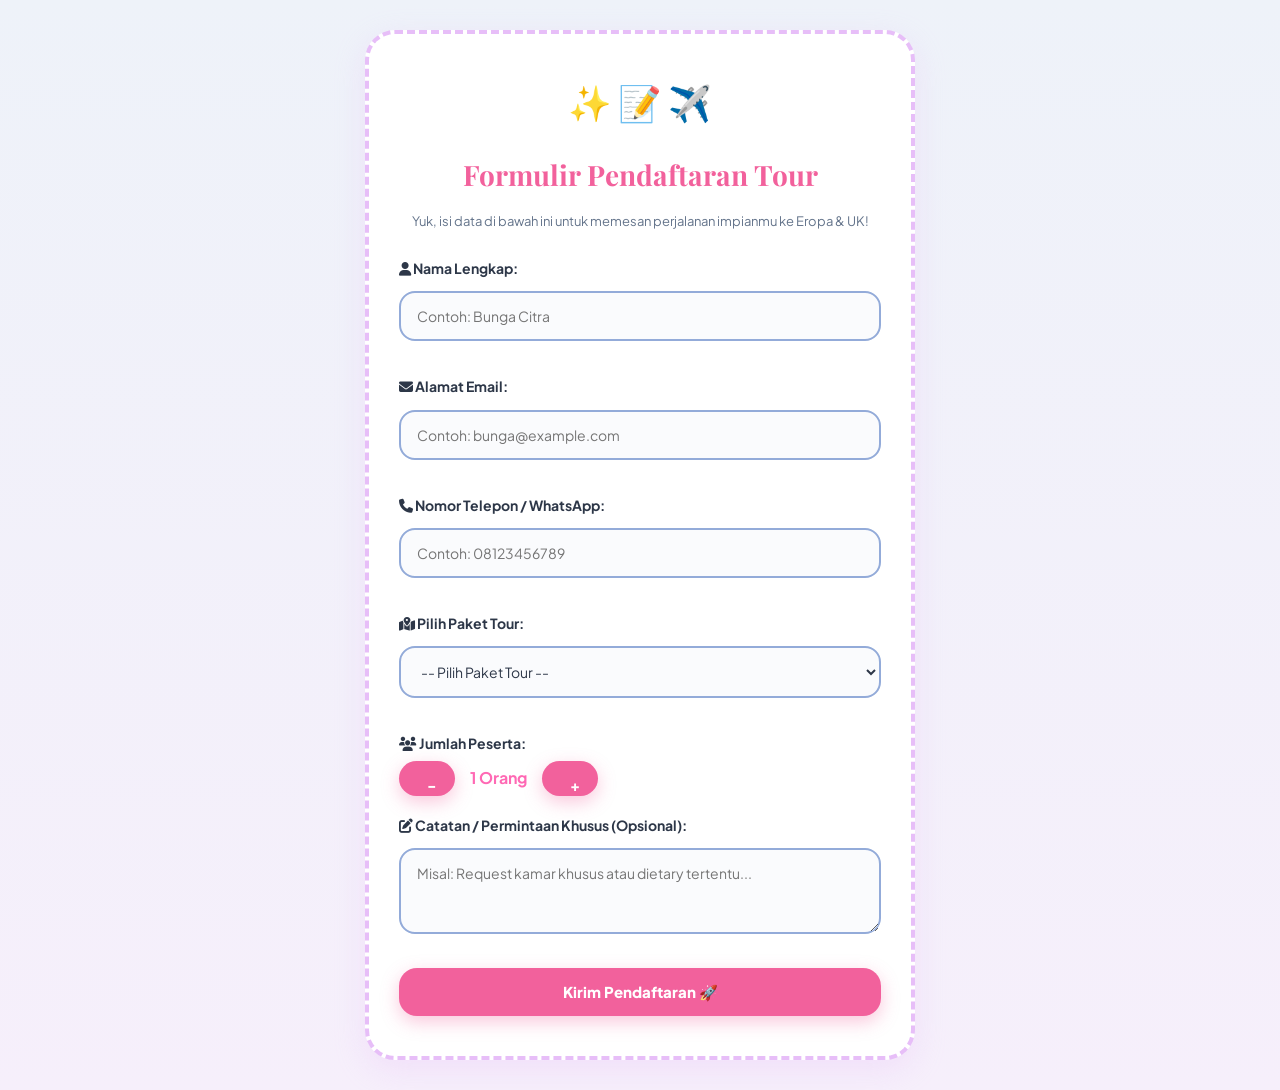
<file: Booking.html>
<!DOCTYPE html>
<html lang="id">
<head>
    <meta charset="UTF-8">
    <meta name="viewport" content="width=device-width, initial-scale=1.0">
    <title>Booking Tour - YOU'RE IN EUROPE</title>
    
    <link rel="stylesheet" href="style.css">
    <!-- FontAwesome untuk ikon interaktif -->
    <link rel="stylesheet" href="https://cdnjs.cloudflare.com/ajax/libs/font-awesome/6.4.0/css/all.min.css">
    
    <style>
        body {
            font-family: 'Comic Sans MS', cursive, sans-serif;
            background-color: #fff9fb;
            color: #4a5568;
            padding: 30px 15px;
            overflow-x: hidden;
            position: relative;
        }

        .form-container {
            max-width: 550px;
            margin: 0 auto;
            background: #ffffff;
            border: 3px dashed #ffb6c1;
            border-radius: 20px;
            padding: 30px;
            box-shadow: 0 8px 25px rgba(255, 182, 193, 0.3);
            position: relative;
            z-index: 10;
        }

        h2 {
            color: #ff69b4;
            text-align: center;
            margin-bottom: 5px;
        }

        .form-group {
            margin-bottom: 18px;
            display: flex;
            flex-direction: column;
        }

        .form-group label {
            font-weight: bold;
            font-size: 14px;
            color: #4a5568;
            margin-bottom: 6px;
        }

        .form-group input, 
        .form-group select, 
        .form-group textarea {
            padding: 10px 14px;
            border: 2px solid #ffccd5;
            border-radius: 12px;
            font-family: inherit;
            font-size: 14px;
            outline: none;
            transition: all 0.3s ease;
        }

        .form-group input:focus, 
        .form-group select:focus, 
        .form-group textarea:focus {
            border-color: #ff69b4;
            box-shadow: 0 0 8px rgba(255, 105, 180, 0.3);
        }

        /* --- KONTROL JUMLAH PESERTA INTERAKTIF --- */
        .counter-box {
            display: flex;
            align-items: center;
            gap: 15px;
        }

        .counter-btn {
            background: #ffb6c1;
            color: white;
            border: none;
            width: 35px;
            height: 35px;
            border-radius: 50%;
            font-size: 18px;
            font-weight: bold;
            cursor: pointer;
            transition: 0.2s;
        }

        .counter-btn:hover {
            background: #ff69b4;
            transform: scale(1.1);
        }

        .counter-value {
            font-weight: bold;
            font-size: 16px;
            color: #ff69b4;
        }

        /* --- RINGKASAN HARGA INTERAKTIF --- */
        .summary-card {
            background: #fff0f5;
            border: 2px dashed #ffb6c1;
            border-radius: 15px;
            padding: 15px;
            margin-bottom: 20px;
            display: none;
            animation: fadeIn 0.4s ease-in-out;
        }

        .summary-card h4 {
            color: #ff69b4;
            margin-bottom: 8px;
            font-size: 15px;
        }

        .summary-row {
            display: flex;
            justify-content: space-between;
            font-size: 13px;
            margin-bottom: 5px;
        }

        .summary-total {
            border-top: 1px dashed #ffb6c1;
            padding-top: 8px;
            margin-top: 8px;
            font-weight: bold;
            color: #d97706;
            font-size: 15px;
        }

        .btn-submit {
            width: 100%;
            padding: 12px;
            background-color: #ff69b4;
            color: white;
            border: none;
            border-radius: 25px;
            font-size: 16px;
            font-weight: bold;
            font-family: inherit;
            cursor: pointer;
            box-shadow: 0 4px 12px rgba(255, 105, 180, 0.3);
            transition: all 0.3s ease;
        }

        .btn-submit:hover {
            background-color: #ff1493;
            transform: translateY(-2px);
        }

        /* --- MODAL CONFIRMATION POPUP --- */
        .modal-bg {
            display: none;
            position: fixed;
            top: 0; left: 0;
            width: 100%; height: 100%;
            background: rgba(0,0,0,0.4);
            z-index: 1000;
            justify-content: center;
            align-items: center;
        }

        .modal-content {
            background: #ffffff;
            border: 4px dashed #ffb6c1;
            border-radius: 20px;
            padding: 25px;
            max-width: 450px;
            width: 90%;
            text-align: center;
            box-shadow: 0 10px 30px rgba(0,0,0,0.2);
            animation: popUp 0.3s ease;
        }

        .modal-content h3 {
            color: #ff69b4;
            margin-bottom: 10px;
        }

        .modal-details {
            text-align: left;
            background: #fff9fb;
            padding: 12px 18px;
            border-radius: 12px;
            font-size: 13px;
            margin: 15px 0;
            line-height: 1.6;
        }

        .btn-close {
            background: #87ceeb;
            color: white;
            border: none;
            padding: 8px 20px;
            border-radius: 15px;
            font-weight: bold;
            cursor: pointer;
            transition: 0.2s;
        }

        .btn-close:hover {
            background: #ff69b4;
        }

        /* --- EFEK KONFETI LUCU & MERIAH (TAMPILAN LOKAL) --- */
        .falling-confetti {
            position: fixed;
            top: -20px;
            z-index: 9999;
            pointer-events: none;
            border-radius: 40%;
            animation: fallAnimation linear forwards;
        }

        @keyframes fallAnimation {
            0% {
                transform: translateY(0) rotate(0deg) scale(1);
                opacity: 1;
            }
            50% {
                transform: translateY(50vh) rotate(360deg) scale(1.2);
                opacity: 0.9;
            }
            100% {
                transform: translateY(105vh) rotate(720deg) scale(0.8);
                opacity: 0.1;
            }
        }

        @keyframes fadeIn {
            from { opacity: 0; transform: translateY(-5px); }
            to { opacity: 1; transform: translateY(0); }
        }

        @keyframes popUp {
            from { transform: scale(0.8); opacity: 0; }
            to { transform: scale(1); opacity: 1; }
        }
    </style>
</head>
<body>

    <div class="form-container">
        <div style="font-size: 35px; text-align: center; margin-bottom: 10px;">✨ 📝 ✈️</div>
        <h2>Formulir Pendaftaran Tour</h2>
        <p style="text-align: center; font-size: 13px; color: #64748b; margin-bottom: 25px;">
            Yuk, isi data di bawah ini untuk memesan perjalanan impianmu ke Eropa & UK!
        </p>

        <form id="bookingForm">
            <div class="form-group">
                <label for="nama"><i class="fas fa-user"></i> Nama Lengkap:</label>
                <input type="text" id="nama" name="nama" placeholder="Contoh: Bunga Citra" required>
            </div>

            <div class="form-group">
                <label for="email"><i class="fas fa-envelope"></i> Alamat Email:</label>
                <input type="email" id="email" name="email" placeholder="Contoh: bunga@example.com" required>
            </div>

            <div class="form-group">
                <label for="telepon"><i class="fas fa-phone"></i> Nomor Telepon / WhatsApp:</label>
                <input type="tel" id="telepon" name="telepon" placeholder="Contoh: 08123456789" required>
            </div>

            <div class="form-group">
                <label for="paket"><i class="fas fa-map-marked-alt"></i> Pilih Paket Tour:</label>
                <select id="paket" name="paket" required>
                    <option value="" disabled selected>-- Pilih Paket Tour --</option>
                    <option value="golden" data-harga="62.5">👑 Golden Root Imperial Heritage (15H) - Rp 62,5 Jt</option>
                    <option value="uk" data-harga="34.5">🇬🇧 UK Royal & Classic Highlights (9H) - Rp 34,5 Jt</option>
                    <option value="spring" data-harga="48.5">🌸 Spring Bloom & Keukenhof (12H) - Rp 48,5 Jt</option>
                    <option value="summer" data-harga="56.0">☀️ Summer UK & Riviera Coast (14H) - Rp 56,0 Jt</option>
                    <option value="autumn" data-harga="51.0">🍁 Autumn Trail & Central Europe (13H) - Rp 51,0 Jt</option>
                    <option value="winter" data-harga="59.5">❄️ Winter Festive & Alpine Snow (14H) - Rp 59,5 Jt</option>
                </select>
            </div>

            <!-- JUMLAH PESERTA (COUNTER INTERAKTIF) -->
            <div class="form-group">
                <label><i class="fas fa-users"></i> Jumlah Peserta:</label>
                <div class="counter-box">
                    <button type="button" class="counter-btn" id="btnMin">-</button>
                    <span class="counter-value" id="pesertaVal">1 Orang</span>
                    <button type="button" class="counter-btn" id="btnPlus">+</button>
                </div>
            </div>

            <!-- KARTU RINGKASAN OTOMATIS -->
            <div class="summary-card" id="summaryCard">
                <h4><i class="fas fa-receipt"></i> Ringkasan Estimasi Pesanan</h4>
                <div class="summary-row">
                    <span>Paket:</span>
                    <strong id="sumPaket">-</strong>
                </div>
                <div class="summary-row">
                    <span>Harga / Orang:</span>
                    <span id="sumHarga">Rp 0 Jt</span>
                </div>
                <div class="summary-row">
                    <span>Jumlah Peserta:</span>
                    <span id="sumPeserta">1 Orang</span>
                </div>
                <div class="summary-row summary-total">
                    <span>Total Estimasi:</span>
                    <span id="sumTotal">Rp 0 Jt</span>
                </div>
            </div>

            <div class="form-group">
                <label for="catatan"><i class="fas fa-edit"></i> Catatan / Permintaan Khusus (Opsional):</label>
                <textarea id="catatan" name="catatan" rows="3" placeholder="Misal: Request kamar khusus atau dietary tertentu..."></textarea>
            </div>

            <button type="submit" class="btn-submit">Kirim Pendaftaran 🚀</button>
        </form>
    </div>

    <!-- MODAL POPUP KONFIRMASI (INTERAKTIF) -->
    <div class="modal-bg" id="modalConfirm">
        <div class="modal-content">
            <div style="font-size: 40px; margin-bottom: 5px;">🎉</div>
            <h3>Pendaftaran Berhasil!</h3>
            <p style="font-size: 13px; color: #64748b;">Terima kasih telah mendaftar. Berikut ringkasan datamu:</p>
            
            <div class="modal-details" id="modalText">
                <!-- Isian detail dimasukkan lewat JavaScript -->
            </div>

            <p style="font-size: 12px; color: #ff69b4; margin-bottom: 15px;">Tim <b>You're in Europe</b> akan segera menghubungi nomor WhatsApp kamu! 🌸</p>
            <button class="btn-close" onclick="tutupModal()">Selesai & Tutup</button>
        </div>
    </div>

    <!-- JAVASCRIPT INTERAKTIF & EFEK KONFETI LUCU MERIAH -->
    <script>
        let jumlahPeserta = 1;
        let hargaSatuan = 0;

        const paketSelect = document.getElementById('paket');
        const summaryCard = document.getElementById('summaryCard');
        const sumPaket = document.getElementById('sumPaket');
        const sumHarga = document.getElementById('sumHarga');
        const sumPeserta = document.getElementById('sumPeserta');
        const sumTotal = document.getElementById('sumTotal');

        const btnMin = document.getElementById('btnMin');
        const btnPlus = document.getElementById('btnPlus');
        const pesertaVal = document.getElementById('pesertaVal');

        // Fungsi Hitung Total Harga
        function updateKalkulasi() {
            const selectedOption = paketSelect.options[paketSelect.selectedIndex];
            
            if (selectedOption.value) {
                hargaSatuan = parseFloat(selectedOption.getAttribute('data-harga'));
                const namaPaket = selectedOption.text.split('-')[0].trim();
                const total = (hargaSatuan * jumlahPeserta).toFixed(1);

                sumPaket.textContent = namaPaket;
                sumHarga.textContent = `Rp ${hargaSatuan.toFixed(1)} Jt`;
                sumPeserta.textContent = `${jumlahPeserta} Orang`;
                sumTotal.textContent = `Rp ${total} Jt`;

                summaryCard.style.display = 'block';
            }
        }

        // Event Pilihan Paket
        paketSelect.addEventListener('change', updateKalkulasi);

        // Event Tombol Plus & Minus Peserta
        btnPlus.addEventListener('click', () => {
            jumlahPeserta++;
            pesertaVal.textContent = `${jumlahPeserta} Orang`;
            updateKalkulasi();
        });

        btnMin.addEventListener('click', () => {
            if (jumlahPeserta > 1) {
                jumlahPeserta--;
                pesertaVal.textContent = `${jumlahPeserta} Orang`;
                updateKalkulasi();
            }
        });

        // EFEK KONFETI LUCU, WARNA-WARNI PASTEL, DAN SANGAT MERIAH
        function triggerMeriahConfetti() {
            // Palet warna-warni lucu/pastel (Pink muda, Magenta, Kuning hangat, Ungu muda, Hijau mint, Biru cerah)
            const cutePalette = ['#ffb6c1', '#ff69b4', '#ffd1dc', '#fde68a', '#d8b4fe', '#a7f3d0', '#7dd3fc', '#f472b6'];
            const totalParticles = 120; // Jumlah dibuat lebih banyak supaya sangat meriah

            for (let i = 0; i < totalParticles; i++) {
                const confetti = document.createElement('div');
                confetti.classList.add('falling-confetti');
                
                // Variasi ukuran agar terlihat dinamis (kecil hingga agak besar)
                const size = Math.random() * 10 + 6;
                confetti.style.width = `${size}px`;
                confetti.style.height = `${size * 0.6}px`; // Bentuk menyerupai potongan pita kecil

                // Posisi awal horizontal acak di seluruh layar
                confetti.style.left = `${Math.random() * 100}vw`;

                // Warna acak yang lucu
                confetti.style.backgroundColor = cutePalette[Math.floor(Math.random() * cutePalette.length)];

                // Variasi kecepatan jatuh dan jeda kemunculan
                const duration = Math.random() * 2.5 + 1.5; // Durasi jatuh 1.5 - 4 detik
                const delay = Math.random() * 1.2; // Jeda acak
                confetti.style.animationDuration = `${duration}s`;
                confetti.style.animationDelay = `${delay}s`;

                document.body.appendChild(confetti);

                // Hapus elemen otomatis setelah animasi selesai agar memori tetap bersih
                setTimeout(() => {
                    confetti.remove();
                }, (duration + delay) * 1000);
            }
        }

        // Handle Submit Form dengan Modal Interaktif & Konfeti Meriah
        const bookingForm = document.getElementById('bookingForm');
        bookingForm.addEventListener('submit', function(event) {
            event.preventDefault();
            
            const nama = document.getElementById('nama').value;
            const telepon = document.getElementById('telepon').value;
            const paketNama = paketSelect.options[paketSelect.selectedIndex].text.split('-')[0].trim();
            const totalHarga = (hargaSatuan * jumlahPeserta).toFixed(1);

            // Masukkan data ke modal
            document.getElementById('modalText').innerHTML = `
                <b>Nama:</b> ${nama}<br>
                <b>WhatsApp:</b> ${telepon}<br>
                <b>Paket:</b> ${paketNama}<br>
                <b>Jumlah:</b> ${jumlahPeserta} Orang<br>
                <b>Total Estimasi:</b> <span style="color:#d97706; font-weight:bold;">Rp ${totalHarga} Jt</span>
            `;

            // Panggil efek konfeti meriah warna-warni lucu
            triggerMeriahConfetti();

            // Tampilkan Modal
            document.getElementById('modalConfirm').style.display = 'flex';
        });

        function tutupModal() {
            document.getElementById('modalConfirm').style.display = 'none';
            bookingForm.reset();
            summaryCard.style.display = 'none';
            jumlahPeserta = 1;
            pesertaVal.textContent = '1 Orang';
        }
    </script>
</body>
</html>
</file>
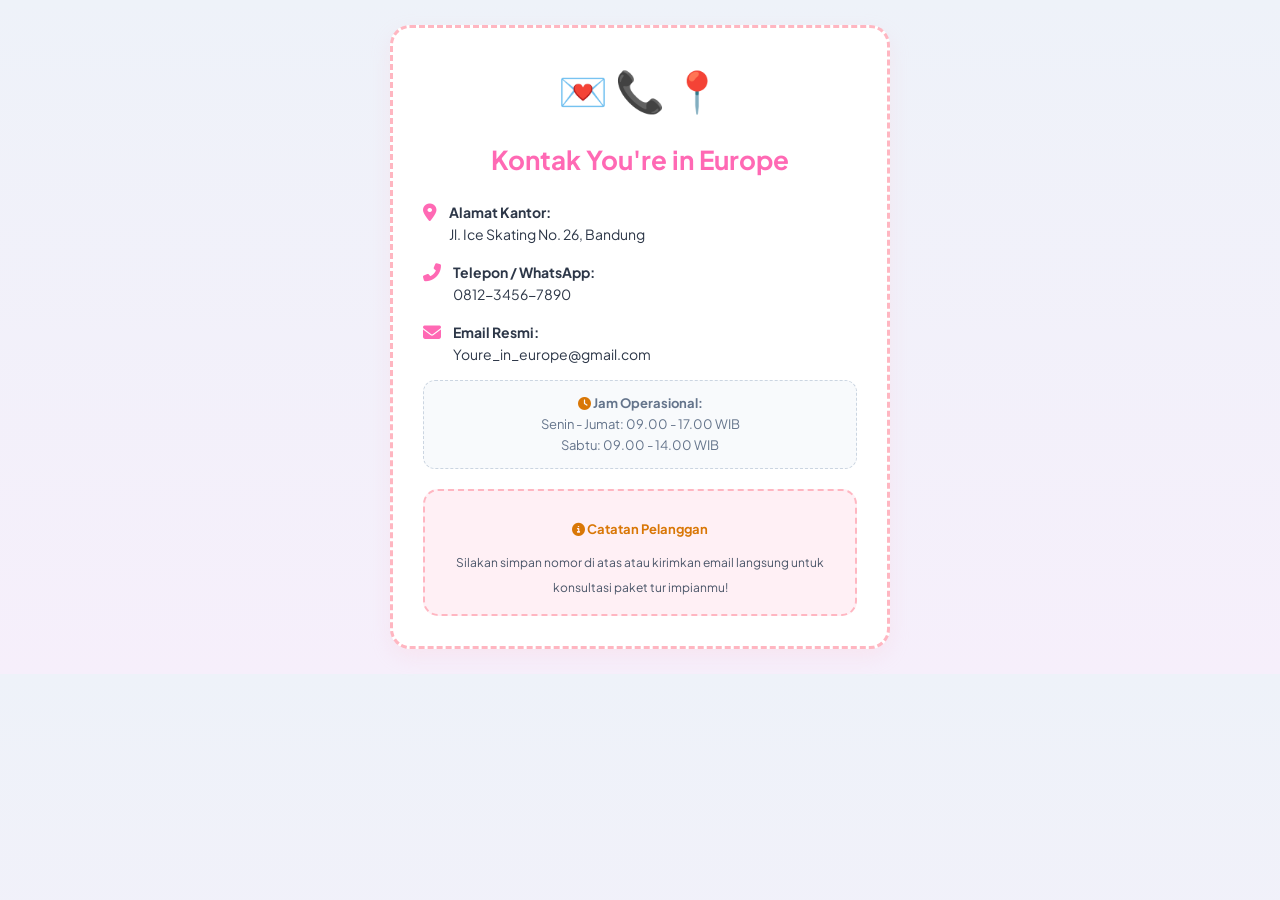
<file: Kontak.html>
<!DOCTYPE html>
<html lang="id">
<head>
<link rel="stylesheet" href="style.css">
    <meta charset="UTF-8">
    <meta name="viewport" content="width=device-width, initial-scale=1.0">
    <title>Kontak - YOU'RE IN EUROPE</title>
    <!-- FontAwesome untuk ikon estetik -->
    <link rel="stylesheet" href="https://cdnjs.cloudflare.com/ajax/libs/font-awesome/6.4.0/css/all.min.css">
    <style>
        body { 
            font-family: 'Comic Sans MS', cursive, sans-serif; 
            padding: 25px; 
            color: #4a5568; 
            background-color: #fff9fb;
            line-height: 1.6;
            text-align: center;
        }
        h1 { 
            color: #ff69b4; 
            font-size: 26px; 
            margin-bottom: 20px; 
        }
        .contact-card {
            background: white;
            border: 3px dashed #ffb6c1;
            padding: 30px;
            border-radius: 20px;
            box-shadow: 0 8px 20px rgba(255, 192, 203, 0.2);
            max-width: 500px;
            margin: 0 auto;
            text-align: left;
            transition: transform 0.3s ease;
        }
        .contact-card:hover {
            transform: translateY(-5px);
        }
        .contact-item {
            margin-bottom: 15px;
            display: flex;
            align-items: flex-start;
            gap: 12px;
            font-size: 14px;
        }
        .contact-item i {
            color: #ff69b4;
            font-size: 18px;
            margin-top: 3px;
        }
        .contact-item span {
            font-weight: bold;
            color: #2d3748;
        }
        .emoji-big { 
            font-size: 40px; 
            margin-bottom: 15px; 
            text-align: center;
        }
        
        /* Tombol Informasi Aman (Tanpa Link Eksternal) */
        .action-info-box {
            background: #fff0f5;
            border: 2px dashed #ffb6c1;
            border-radius: 15px;
            padding: 15px;
            margin-top: 20px;
            text-align: center;
        }
        .action-info-box p {
            font-size: 13px;
            color: #d97706;
            margin-bottom: 8px;
            font-weight: bold;
        }

        /* Jam Operasional */
        .info-box {
            background: #f8fafc;
            border: 1px dashed #cbd5e1;
            border-radius: 12px;
            padding: 12px;
            margin-top: 15px;
            font-size: 13px;
            color: #64748b;
            text-align: center;
        }
    </style>
</head>
<body>
    <div class="contact-card">
        <div class="emoji-big">💌 📞 📍</div>
        <h1 style="text-align: center;">Kontak You're in Europe</h1>
        
        <div class="contact-item">
            <i class="fas fa-map-marker-alt"></i>
            <div>
                <span>Alamat Kantor:</span><br>
                Jl. Ice Skating No. 26, Bandung
            </div>
        </div>

        <div class="contact-item">
            <i class="fas fa-phone-alt"></i>
            <div>
                <span>Telepon / WhatsApp:</span><br>
                0812-3456-7890
            </div>
        </div>

        <div class="contact-item">
            <i class="fas fa-envelope"></i>
            <div>
                <span>Email Resmi:</span><br>
                Youre_in_europe@gmail.com
            </div>
        </div>

        <!-- Jam Operasional -->
        <div class="info-box">
            <i class="fas fa-clock" style="color: #d97706;"></i> <b>Jam Operasional:</b><br>
            Senin - Jumat: 09.00 - 17.00 WIB<br>
            Sabtu: 09.00 - 14.00 WIB
        </div>

        <!-- Kotak Informasi Aman Pengganti Tombol Koneksi -->
        <div class="action-info-box">
            <p><i class="fas fa-info-circle"></i> Catatan Pelanggan</p>
            <span style="font-size: 12px; color: #4a5568;">
                Silakan simpan nomor di atas atau kirimkan email langsung untuk konsultasi paket tur impianmu!
            </span>
        </div>
    </div>
</body>
</html>
</file>
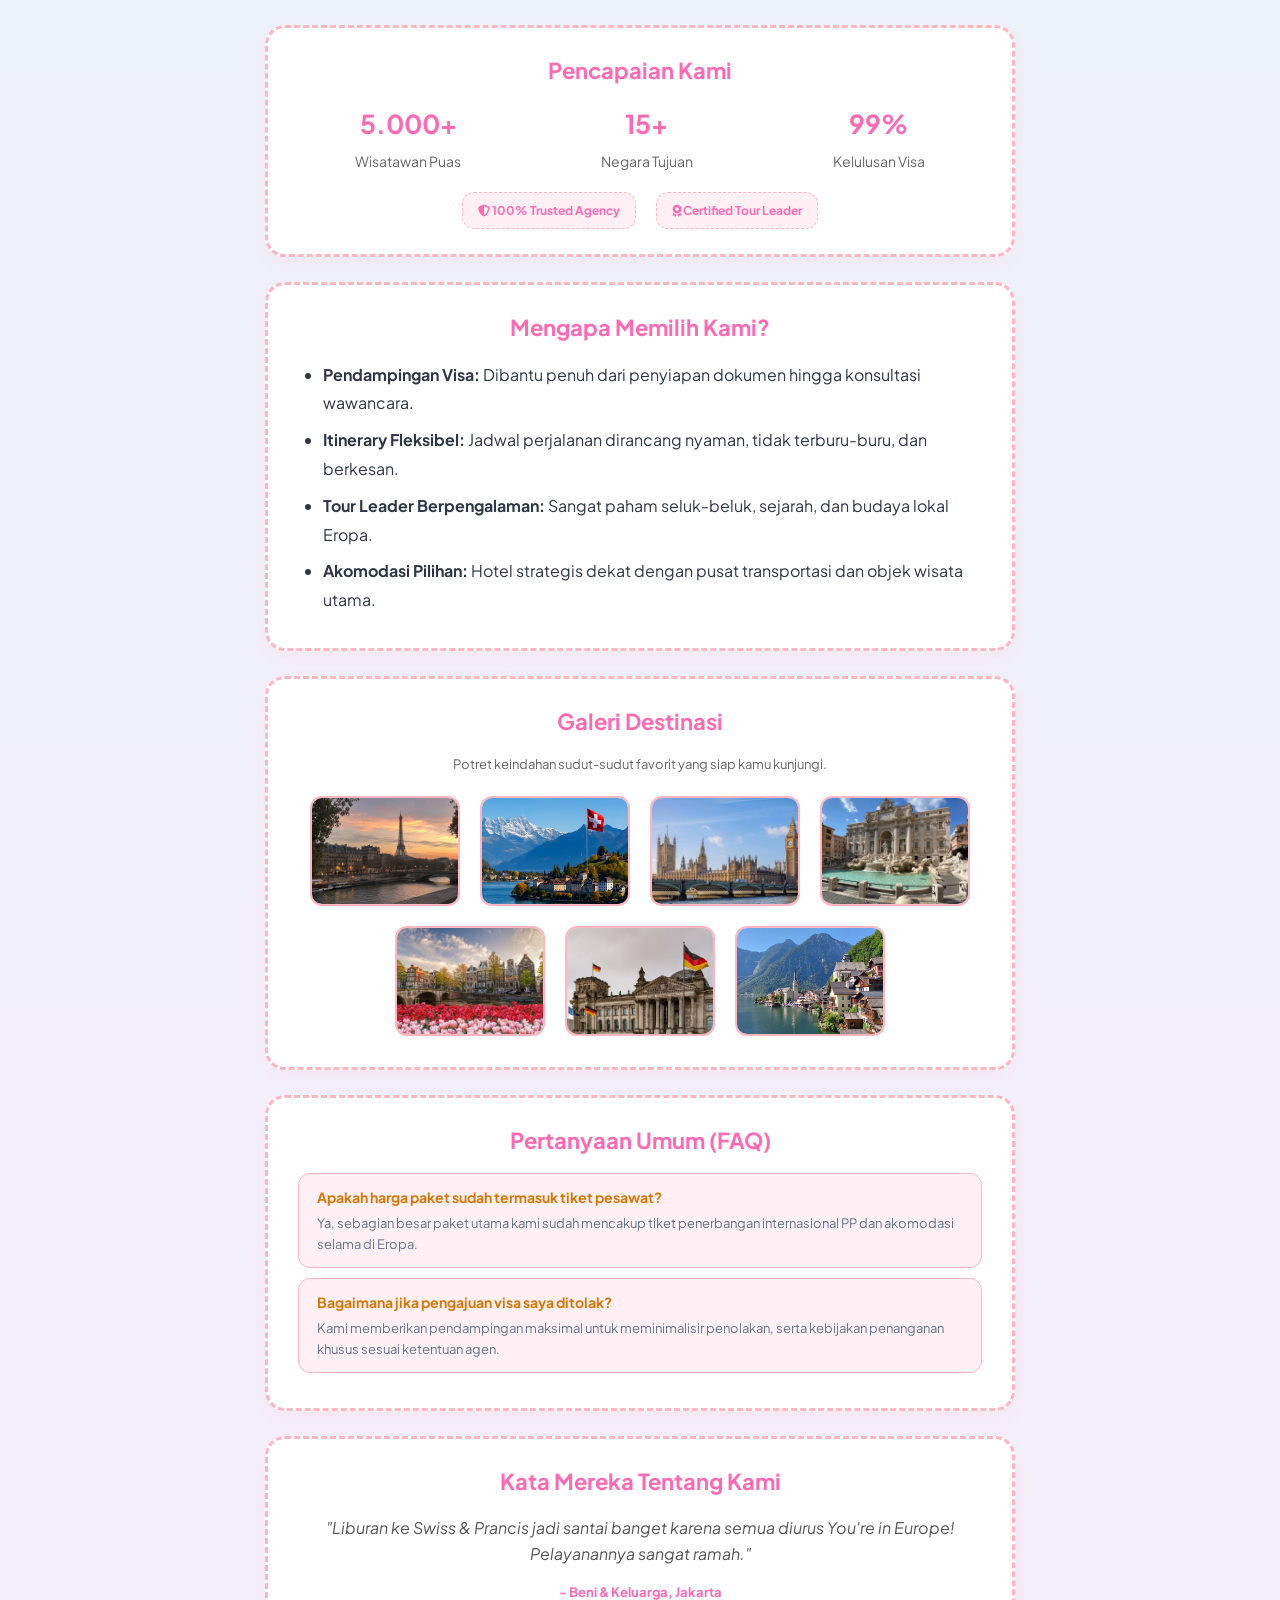
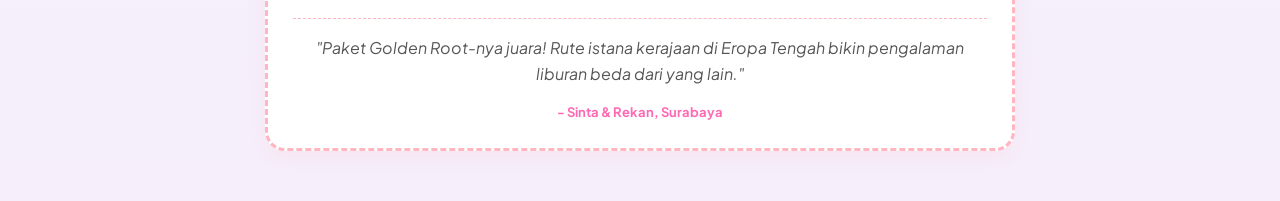
<file: Profil.html>
<!DOCTYPE html>
<html lang="id">
<head>
    <meta charset="UTF-8">
    <meta name="viewport" content="width=device-width, initial-scale=1.0">
    <title>Profil - YOU'RE IN EUROPE</title>
    <link rel="stylesheet" href="style.css">
    <link rel="stylesheet" href="https://cdnjs.cloudflare.com/ajax/libs/font-awesome/6.4.0/css/all.min.css">
    <style>
        body { 
            font-family: 'Comic Sans MS', cursive, sans-serif; 
            padding: 25px; 
            color: #4a5568; 
            background-color: #fff9fb;
            line-height: 1.6;
        }
        main {
            max-width: 750px; 
            margin: 0 auto;
        }
        .profil-card {
            background: white;
            border: 3px dashed #ffb6c1;
            padding: 25px;
            border-radius: 20px;
            box-shadow: 0 8px 20px rgba(255, 192, 203, 0.2);
            margin-bottom: 25px;
            text-align: center;
            transition: transform 0.3s ease;
        }
        .profil-card:hover {
            transform: translateY(-3px);
        }
        h3 { 
            color: #ff69b4; 
            font-size: 22px; 
            margin-top: 0; 
            margin-bottom: 15px; 
        }
        .stats-number {
            color: #ff69b4; 
            font-size: 26px;
            font-weight: bold;
            margin: 0;
        }
        .stats-box {
            transition: transform 0.2s;
        }
        .stats-box:hover {
            transform: scale(1.08);
        }
        ul {
            text-align: left;
            display: inline-block;
            margin: 0 auto;
        }
        li {
            margin-bottom: 8px;
        }
        .gallery-img {
            object-fit: cover; 
            border-radius: 12px; 
            margin: 6px;
            border: 2px solid #ffb6c1;
            transition: transform 0.3s, box-shadow 0.3s;
        }
        .gallery-img:hover {
            transform: scale(1.08);
            box-shadow: 0 5px 15px rgba(255, 105, 180, 0.3);
        }

        /* Styling Tambahan FAQ Accordion Sederhana */
        .faq-item {
            background: #fff0f5;
            border: 1px solid #ffb6c1;
            border-radius: 12px;
            padding: 12px 18px;
            margin-bottom: 10px;
            text-align: left;
        }
        .faq-question {
            font-weight: bold;
            color: #d97706;
            font-size: 14px;
            margin-bottom: 5px;
        }
        .faq-answer {
            font-size: 13px;
            color: #64748b;
        }

        /* Badge Kepercayaan */
        .trust-badges {
            display: flex;
            justify-content: center;
            gap: 20px;
            flex-wrap: wrap;
            margin-top: 15px;
        }
        .badge-item {
            background: #fff0f5;
            padding: 8px 15px;
            border-radius: 12px;
            font-size: 12px;
            font-weight: bold;
            color: #ff69b4;
            border: 1px dashed #ffb6c1;
        }
    </style>
</head>
<body>

    <main>
        <!-- 1. PENCAPAIAN KAMI -->
        <div class="profil-card">
            <h3>Pencapaian Kami</h3>
            <div style="display: flex; justify-content: space-around; flex-wrap: wrap; gap: 15px;">
                <div class="stats-box">
                    <h2 class="stats-number">5.000+</h2>
                    <p style="margin: 5px 0; color: #666; font-size: 14px;">Wisatawan Puas</p>
                </div>
                <div class="stats-box">
                    <h2 class="stats-number">15+</h2>
                    <p style="margin: 5px 0; color: #666; font-size: 14px;">Negara Tujuan</p>
                </div>
                <div class="stats-box">
                    <h2 class="stats-number">99%</h2>
                    <p style="margin: 5px 0; color: #666; font-size: 14px;">Kelulusan Visa</p>
                </div>
            </div>

            <!-- Badge Kepercayaan Baru -->
            <div class="trust-badges">
                <div class="badge-item"><i class="fas fa-shield-alt"></i> 100% Trusted Agency</div>
                <div class="badge-item"><i class="fas fa-award"></i> Certified Tour Leader</div>
            </div>
        </div>

        <!-- 2. MENGAPA MEMILIH KAMI -->
        <div class="profil-card" style="text-align: left; padding-left: 35px; padding-right: 35px;">
            <h3 style="text-align: center;">Mengapa Memilih Kami?</h3>
            <ul style="line-height: 1.8; padding-left: 20px;">
                <li><b>Pendampingan Visa:</b> Dibantu penuh dari penyiapan dokumen hingga konsultasi wawancara.</li>
                <li><b>Itinerary Fleksibel:</b> Jadwal perjalanan dirancang nyaman, tidak terburu-buru, dan berkesan.</li>
                <li><b>Tour Leader Berpengalaman:</b> Sangat paham seluk-beluk, sejarah, dan budaya lokal Eropa.</li>
                <li><b>Akomodasi Pilihan:</b> Hotel strategis dekat dengan pusat transportasi dan objek wisata utama.</li>
            </ul>
        </div>

        <!-- 3. GALERI DESTINASI -->
        <div class="profil-card">
            <h3>Galeri Destinasi</h3>
            <p style="font-size: 13px; color: #666; margin-bottom: 15px;">Potret keindahan sudut-sudut favorit yang siap kamu kunjungi.</p>
            <div style="display: flex; justify-content: center; flex-wrap: wrap; gap: 8px;">
                <img src="paris.jpg" alt="Paris" width="150" height="110" class="gallery-img">
                <img src="swiss.jpg" alt="Swiss" width="150" height="110" class="gallery-img">
                <img src="London2.jpg" alt="London" width="150" height="110" class="gallery-img">
                <img src="itali.jpg" alt="Italia" width="150" height="110" class="gallery-img">
                <img src="belanda.jpg" alt="Belanda" width="150" height="110" class="gallery-img">
                <img src="jerman.jpg" alt="Jerman" width="150" height="110" class="gallery-img">
                <img src="Hallstat.jpg" alt="Austria" width="150" height="110" class="gallery-img">
            </div>
        </div>

        <!-- 4. FAQ / PERTANYAAN UMUM (BARU) -->
        <div class="profil-card" style="text-align: left; padding-left: 30px; padding-right: 30px;">
            <h3 style="text-align: center;">Pertanyaan Umum (FAQ)</h3>
            
            <div class="faq-item">
                <div class="faq-question">Apakah harga paket sudah termasuk tiket pesawat?</div>
                <div class="faq-answer">Ya, sebagian besar paket utama kami sudah mencakup tiket penerbangan internasional PP dan akomodasi selama di Eropa.</div>
            </div>

            <div class="faq-item">
                <div class="faq-question">Bagaimana jika pengajuan visa saya ditolak?</div>
                <div class="faq-answer">Kami memberikan pendampingan maksimal untuk meminimalisir penolakan, serta kebijakan penanganan khusus sesuai ketentuan agen.</div>
            </div>
        </div>

        <!-- 5. KATA MEREKA -->
        <div class="profil-card">
            <h3>Kata Mereka Tentang Kami</h3>
            <div style="margin-bottom: 15px;">
                <p style="font-style: italic; color: #555;">"Liburan ke Swiss & Prancis jadi santai banget karena semua diurus You're in Europe! Pelayanannya sangat ramah."</p>
                <p style="font-weight: bold; margin-bottom: 0; color: #ff69b4; font-size: 13px;">- Beni & Keluarga, Jakarta</p>
            </div>
            <hr style="border: none; border-top: 1px dashed #ffb6c1; margin: 15px 0;">
            <div>
                <p style="font-style: italic; color: #555;">"Paket Golden Root-nya juara! Rute istana kerajaan di Eropa Tengah bikin pengalaman liburan beda dari yang lain."</p>
                <p style="font-weight: bold; margin-bottom: 0; color: #ff69b4; font-size: 13px;">- Sinta & Rekan, Surabaya</p>
            </div>
        </div>
    </main>

</body>
</html>
</file>
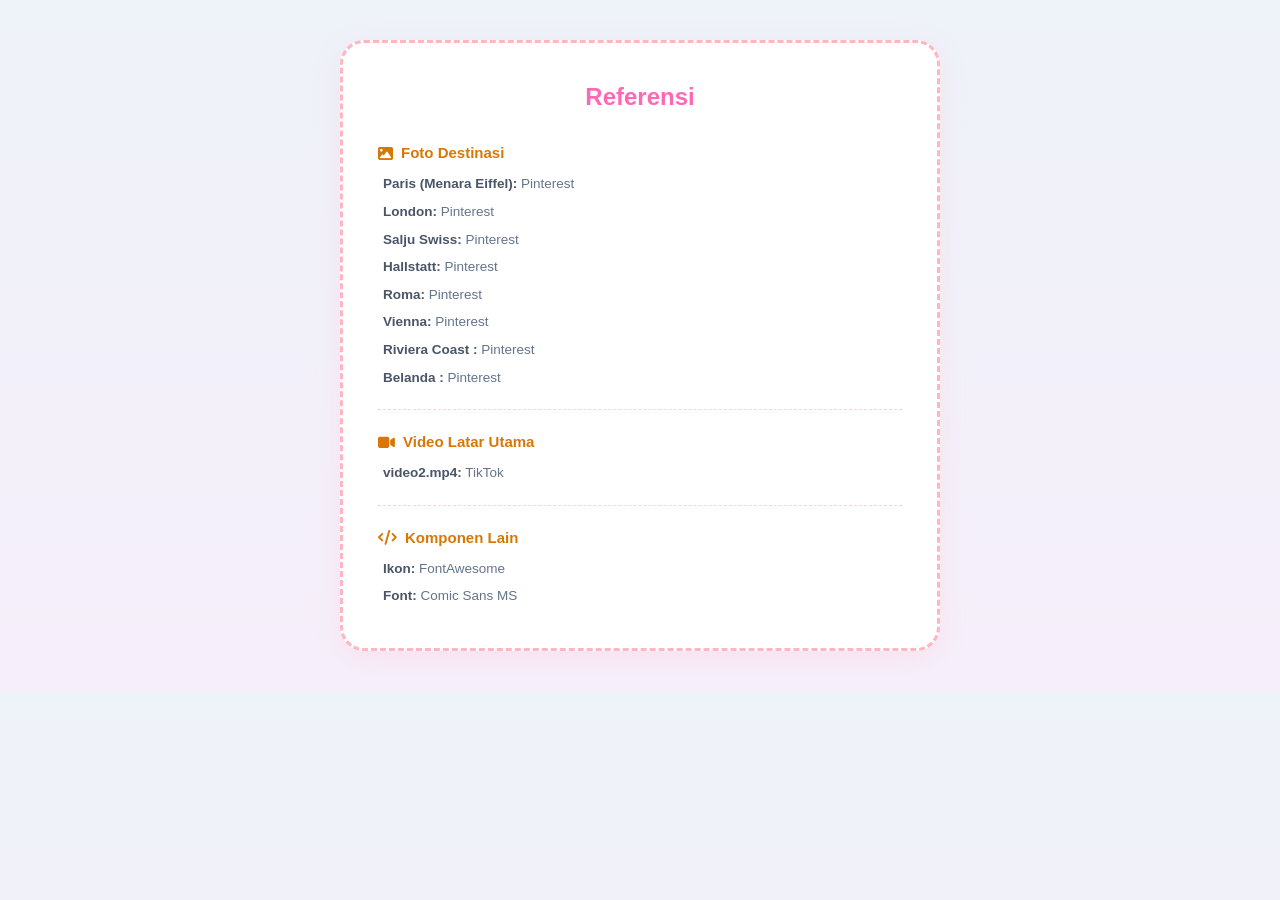
<file: Source.html>
<!DOCTYPE html>
<html lang="id">
<head>
    <link rel="stylesheet" href="style.css">
    <meta charset="UTF-8">
    <meta name="viewport" content="width=device-width, initial-scale=1.0">
    <title>Referensi Aset - You're in Europe</title>
    <!-- FontAwesome untuk ikon estetik -->
    <link rel="stylesheet" href="https://cdnjs.cloudflare.com/ajax/libs/font-awesome/6.4.0/css/all.min.css">
    
    <style>
        * {
            margin: 0;
            padding: 0;
            box-sizing: border-box;
            font-family: 'Comic Sans MS', cursive, sans-serif;
        }

        body { 
            background-color: #fff9fb; 
            padding: 40px 20px; 
            color: #4a5568; 
            line-height: 1.6;
            text-align: center;
        }

        .source-card {
            background: white;
            border: 3px dashed #ffb6c1;
            padding: 35px;
            border-radius: 24px;
            box-shadow: 0 8px 25px rgba(255, 192, 203, 0.25);
            max-width: 600px;
            margin: 0 auto;
            text-align: left;
            transition: transform 0.3s ease;
        }

        .source-card:hover {
            transform: translateY(-5px);
        }

        h1 { 
            color: #ff69b4; 
            font-size: 24px; 
            margin-bottom: 25px; 
            text-align: center;
        }

        .source-section {
            margin-bottom: 20px;
            padding-bottom: 15px;
            border-bottom: 1px dashed #ffd1dc;
        }

        .source-section:last-child {
            border-bottom: none;
            margin-bottom: 0;
            padding-bottom: 0;
        }

        .source-section h3 {
            color: #d97706;
            font-size: 15px;
            margin-bottom: 8px;
            display: flex;
            align-items: center;
            gap: 8px;
        }

        .source-section ul {
            list-style-type: none;
            padding-left: 5px;
        }

        .source-section li {
            font-size: 13.5px;
            margin-bottom: 6px;
            color: #64748b;
        }

        .source-section li span {
            font-weight: bold;
            color: #4a5568;
        }
    </style>
</head>
<body>
    <div class="source-card">
        <h1>Referensi </h1>
        
        <!-- Bagian Foto -->
        <div class="source-section">
            <h3><i class="fas fa-image"></i> Foto Destinasi</h3>
            <ul>
                <li><span>Paris (Menara Eiffel):</span> Pinterest</li>
                <li><span>London:</span> Pinterest</li>
                <li><span>Salju Swiss:</span> Pinterest</li>
                <li><span>Hallstatt:</span> Pinterest</li>
                <li><span>Roma:</span> Pinterest</li>
                <li><span>Vienna:</span> Pinterest</li>
                <li><span>Riviera Coast :</span> Pinterest</li>
                <li><span>Belanda :</span> Pinterest</li>
            </ul>
        </div>

        <!-- Bagian Video -->
        <div class="source-section">
            <h3><i class="fas fa-video"></i> Video Latar Utama</h3>
            <ul>
                <li><span>video2.mp4:</span> TikTok</li>
            </ul>
        </div>

        <!-- Bagian Pendukung -->
        <div class="source-section">
            <h3><i class="fas fa-code"></i> Komponen Lain</h3>
            <ul>
                <li><span>Ikon:</span> FontAwesome</li>
                <li><span>Font:</span> Comic Sans MS</li>
            </ul>
        </div>
    </div>
</body>
</html>
</file>
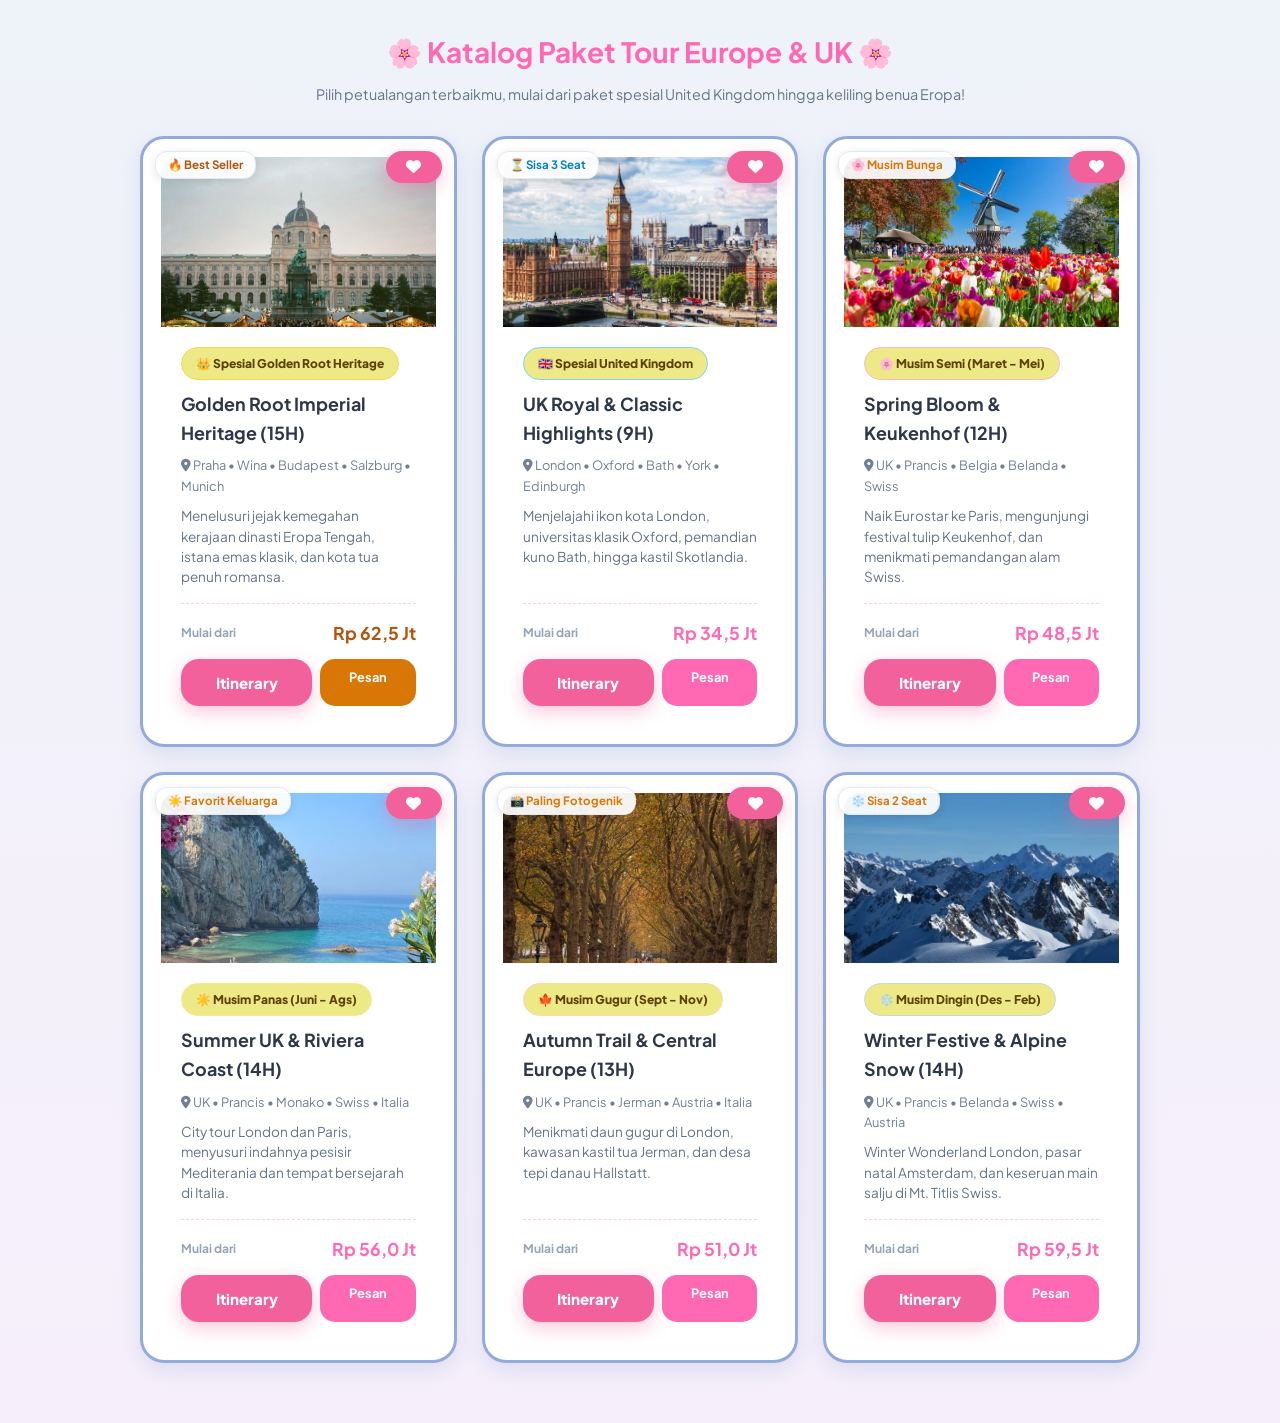
<file: tourpackage.html>
<!DOCTYPE html>
<html lang="id">
<head>
    <link rel="stylesheet" href="style.css">
    <meta charset="UTF-8">
    <meta name="viewport" content="width=device-width, initial-scale=1.0">
    <title>Tour Packages - YOU'RE IN EUROPE</title>
    <!-- FontAwesome untuk ikon interaktif -->
    <link rel="stylesheet" href="https://cdnjs.cloudflare.com/ajax/libs/font-awesome/6.4.0/css/all.min.css">
    
    <style>
        * {
            margin: 0;
            padding: 0;
            box-sizing: border-box;
        }

        body { 
            font-family: 'Comic Sans MS', cursive, sans-serif; 
            padding: 30px 15px 60px; 
            color: #4a5568; 
            background-color: #fff9fb;
            line-height: 1.6;
        }

        .page-container {
            max-width: 1000px;
            margin: 0 auto;
        }

        .header-title {
            text-align: center;
            margin-bottom: 30px;
        }

        h2 { 
            color: #ff69b4; 
            font-size: 28px; 
            margin-bottom: 8px; 
        }

        /* --- KATALOG GRID & CARDS --- */
        .katalog-grid {
            display: grid;
            grid-template-columns: repeat(auto-fit, minmax(290px, 1fr));
            gap: 25px;
        }

        .katalog-box {
            background: white;
            border: 3px dashed #ffb6c1;
            border-radius: 22px;
            overflow: hidden;
            box-shadow: 0 8px 22px rgba(255, 192, 203, 0.25);
            display: flex;
            flex-direction: column;
            transition: transform 0.3s ease, box-shadow 0.3s ease;
            position: relative;
        }

        .katalog-box:hover {
            transform: translateY(-7px);
            box-shadow: 0 12px 30px rgba(255, 182, 193, 0.45);
        }

        /* Status Badge Elegan & Bersih di Atas Gambar */
        .promo-badge {
            position: absolute;
            top: 12px;
            left: 12px;
            background: rgba(255, 255, 255, 0.92);
            border: 1px solid #e2e8f0;
            padding: 4px 12px;
            border-radius: 12px;
            font-size: 0.72rem;
            font-weight: bold;
            color: #d97706;
            z-index: 2;
            box-shadow: 0 2px 8px rgba(0,0,0,0.1);
        }

        /* Wishlist Heart Button */
        .wishlist-btn {
            position: absolute;
            top: 12px;
            right: 12px;
            background: white;
            border: none;
            width: 32px;
            height: 32px;
            border-radius: 50%;
            display: flex;
            align-items: center;
            justify-content: center;
            color: #cbd5e1;
            cursor: pointer;
            z-index: 2;
            transition: 0.2s;
            box-shadow: 0 4px 10px rgba(0,0,0,0.1);
        }

        .wishlist-btn.active, .wishlist-btn:hover {
            color: #ff4757;
            transform: scale(1.15);
        }

        .katalog-img-wrapper {
            position: relative;
            width: 100%;
            height: 170px;
            overflow: hidden;
        }

        .katalog-img {
            width: 100%;
            height: 100%;
            object-fit: cover;
            transition: transform 0.5s ease;
        }

        .katalog-box:hover .katalog-img {
            transform: scale(1.08);
        }

        .katalog-content {
            padding: 20px;
            display: flex;
            flex-direction: column;
            flex-grow: 1;
        }

        .season-tag {
            display: inline-block;
            background: #fff0f5;
            color: #ff69b4;
            padding: 4px 12px;
            border-radius: 12px;
            font-size: 0.75rem;
            font-weight: bold;
            margin-bottom: 10px;
            border: 1px solid #ffb6c1;
            width: fit-content;
        }

        .katalog-content h4 {
            color: #2d3748;
            font-size: 1.12rem;
            margin-bottom: 8px;
        }

        .rute-text {
            color: #718096;
            font-size: 0.8rem;
            margin-bottom: 10px;
        }

        .harga-box {
            display: flex;
            flex-direction: column;
            gap: 12px;
            margin-top: auto;
            padding-top: 15px;
            border-top: 1px dashed #ffd1dc;
        }

        .harga-row {
            display: flex;
            justify-content: space-between;
            align-items: center;
        }

        .harga {
            color: #ff69b4;
            font-weight: bold;
            font-size: 1.1rem;
        }

        .action-buttons {
            display: flex;
            gap: 8px;
        }

        .btn-itin {
            flex: 1;
            background: #87ceeb;
            color: white;
            border: none;
            padding: 8px 10px;
            border-radius: 15px;
            font-family: inherit;
            font-weight: bold;
            font-size: 0.8rem;
            cursor: pointer;
            transition: 0.2s;
            text-align: center;
        }

        .btn-itin:hover {
            background: #00bfff;
        }

        .btn-booking {
            flex: 1;
            background: #ff69b4;
            color: white;
            border: none;
            padding: 8px 10px;
            border-radius: 15px;
            font-family: inherit;
            font-weight: bold;
            font-size: 0.8rem;
            cursor: pointer;
            transition: 0.2s;
            text-decoration: none;
            text-align: center;
        }

        .btn-booking:hover {
            background: #ff1493;
        }

        /* --- MODAL POPUP --- */
        .modal-bg {
            display: none;
            position: fixed;
            z-index: 1000;
            left: 0; top: 0;
            width: 100%; height: 100%;
            background-color: rgba(0,0,0,0.45);
            animation: fadeIn 0.3s ease;
        }

        .modal-konten {
            background-color: #ffffff;
            margin: 8% auto;
            padding: 30px 25px;
            border: 4px dashed #ffb6c1;
            width: 90%;
            max-width: 520px;
            border-radius: 24px;
            position: relative;
            box-shadow: 0 12px 30px rgba(0,0,0,0.25);
            animation: popUp 0.3s ease;
        }

        .tombol-tutup {
            color: #a0aec0;
            position: absolute;
            right: 18px; top: 12px;
            font-size: 28px;
            font-weight: bold;
            cursor: pointer;
            transition: 0.2s;
        }

        .tombol-tutup:hover { color: #ff69b4; }

        @keyframes fadeIn {
            from { opacity: 0; } to { opacity: 1; }
        }

        @keyframes popUp {
            from { transform: scale(0.85); opacity: 0; }
            to { transform: scale(1); opacity: 1; }
        }
    </style>
</head>
<body>

    <div class="page-container">
        <div class="header-title">
            <h2>🌸 Katalog Paket Tour Europe & UK 🌸</h2>
            <p style="color: #64748b; font-size: 0.9rem;">Pilih petualangan terbaikmu, mulai dari paket spesial United Kingdom hingga keliling benua Eropa!</p>
        </div>

        <div class="katalog-grid">
            
            <!-- GOLDEN ROOT -->
            <div class="katalog-box" style="border-color: #f59e0b;">
                <button class="wishlist-btn" onclick="toggleWishlist(this)"><i class="fas fa-heart"></i></button>
                <div class="promo-badge" style="color: #b45309;">🔥 Best Seller</div>
                <div class="katalog-img-wrapper">
                    <img src="austria2.jpg" class="katalog-img" alt="Golden Root Special">
                </div>
                <div class="katalog-content">
                    <span class="season-tag" style="background: #fef3c7; color: #b45309; border-color: #fcd34d;">👑 Spesial Golden Root Heritage</span>
                    <h4>Golden Root Imperial Heritage (15H)</h4>
                    <p class="rute-text"><i class="fas fa-map-marker-alt"></i> Praha • Wina • Budapest • Salzburg • Munich</p>
                    <p style="color: #64748b; font-size: 0.85rem; line-height: 1.5; margin-bottom: 15px;">Menelusuri jejak kemegahan kerajaan dinasti Eropa Tengah, istana emas klasik, dan kota tua penuh romansa.</p>
                    <div class="harga-box">
                        <div class="harga-row">
                            <span style="font-size: 0.75rem; color: #94a3b8; font-weight: bold;">Mulai dari</span>
                            <div class="harga" style="color: #b45309;">Rp 62,5 Jt</div>
                        </div>
                        <div class="action-buttons">
                            <button class="btn-itin" onclick="bukaModal('itin-golden')" style="background: #f59e0b;">Itinerary</button>
                            <a href="Booking.html" class="btn-booking" style="background: #d97706;">Pesan</a>
                        </div>
                    </div>
                </div>
            </div>

            <!-- SPESIAL UK -->
            <div class="katalog-box" style="border-color: #87ceeb;">
                <button class="wishlist-btn" onclick="toggleWishlist(this)"><i class="fas fa-heart"></i></button>
                <div class="promo-badge" style="color: #0284c7;">⏳ Sisa 3 Seat</div>
                <div class="katalog-img-wrapper">
                    <img src="UK.jpg" class="katalog-img" alt="UK Special">
                </div>
                <div class="katalog-content">
                    <span class="season-tag" style="background: #e0f2fe; color: #0284c7; border-color: #7dd3fc;">🇬🇧 Spesial United Kingdom</span>
                    <h4>UK Royal & Classic Highlights (9H)</h4>
                    <p class="rute-text"><i class="fas fa-map-marker-alt"></i> London • Oxford • Bath • York • Edinburgh</p>
                    <p style="color: #64748b; font-size: 0.85rem; line-height: 1.5; margin-bottom: 15px;">Menjelajahi ikon kota London, universitas klasik Oxford, pemandian kuno Bath, hingga kastil Skotlandia.</p>
                    <div class="harga-box">
                        <div class="harga-row">
                            <span style="font-size: 0.75rem; color: #94a3b8; font-weight: bold;">Mulai dari</span>
                            <div class="harga">Rp 34,5 Jt</div>
                        </div>
                        <div class="action-buttons">
                            <button class="btn-itin" onclick="bukaModal('itin-uk')" style="background: #0284c7;">Itinerary</button>
                            <a href="Booking.html" class="btn-booking">Pesan</a>
                        </div>
                    </div>
                </div>
            </div>

            <!-- SPRING -->
            <div class="katalog-box">
                <button class="wishlist-btn" onclick="toggleWishlist(this)"><i class="fas fa-heart"></i></button>
                <div class="promo-badge">🌸 Musim Bunga</div>
                <div class="katalog-img-wrapper">
                    <img src="tulip.jpg" class="katalog-img" alt="Spring">
                </div>
                <div class="katalog-content">
                    <span class="season-tag">🌸 Musim Semi (Maret - Mei)</span>
                    <h4>Spring Bloom & Keukenhof (12H)</h4>
                    <p class="rute-text"><i class="fas fa-map-marker-alt"></i> UK • Prancis • Belgia • Belanda • Swiss</p>
                    <p style="color: #64748b; font-size: 0.85rem; line-height: 1.5; margin-bottom: 15px;">Naik Eurostar ke Paris, mengunjungi festival tulip Keukenhof, dan menikmati pemandangan alam Swiss.</p>
                    <div class="harga-box">
                        <div class="harga-row">
                            <span style="font-size: 0.75rem; color: #94a3b8; font-weight: bold;">Mulai dari</span>
                            <div class="harga">Rp 48,5 Jt</div>
                        </div>
                        <div class="action-buttons">
                            <button class="btn-itin" onclick="bukaModal('itin-spring')">Itinerary</button>
                            <a href="Booking.html" class="btn-booking">Pesan</a>
                        </div>
                    </div>
                </div>
            </div>

            <!-- SUMMER -->
            <div class="katalog-box">
                <button class="wishlist-btn" onclick="toggleWishlist(this)"><i class="fas fa-heart"></i></button>
                <div class="promo-badge">☀️ Favorit Keluarga</div>
                <div class="katalog-img-wrapper">
                    <img src="summer.jpg" class="katalog-img" alt="Summer">
                </div>
                <div class="katalog-content">
                    <span class="season-tag" style="background: #fef3c7; color: #d97706; border-color: #fde68a;">☀️ Musim Panas (Juni - Ags)</span>
                    <h4>Summer UK & Riviera Coast (14H)</h4>
                    <p class="rute-text"><i class="fas fa-map-marker-alt"></i> UK • Prancis • Monako • Swiss • Italia</p>
                    <p style="color: #64748b; font-size: 0.85rem; line-height: 1.5; margin-bottom: 15px;">City tour London dan Paris, menyusuri indahnya pesisir Mediterania dan tempat bersejarah di Italia.</p>
                    <div class="harga-box">
                        <div class="harga-row">
                            <span style="font-size: 0.75rem; color: #94a3b8; font-weight: bold;">Mulai dari</span>
                            <div class="harga">Rp 56,0 Jt</div>
                        </div>
                        <div class="action-buttons">
                            <button class="btn-itin" onclick="bukaModal('itin-summer')">Itinerary</button>
                            <a href="Booking.html" class="btn-booking">Pesan</a>
                        </div>
                    </div>
                </div>
            </div>

            <!-- AUTUMN -->
            <div class="katalog-box">
                <button class="wishlist-btn" onclick="toggleWishlist(this)"><i class="fas fa-heart"></i></button>
                <div class="promo-badge">📸 Paling Fotogenik</div>
                <div class="katalog-img-wrapper">
                    <img src="autumn.jpg" class="katalog-img" alt="Autumn">
                </div>
                <div class="katalog-content">
                    <span class="season-tag" style="background: #ffedd5; color: #c2410c; border-color: #fed7aa;">🍁 Musim Gugur (Sept - Nov)</span>
                    <h4>Autumn Trail & Central Europe (13H)</h4>
                    <p class="rute-text"><i class="fas fa-map-marker-alt"></i> UK • Prancis • Jerman • Austria • Italia</p>
                    <p style="color: #64748b; font-size: 0.85rem; line-height: 1.5; margin-bottom: 15px;">Menikmati daun gugur di London, kawasan kastil tua Jerman, dan desa tepi danau Hallstatt.</p>
                    <div class="harga-box">
                        <div class="harga-row">
                            <span style="font-size: 0.75rem; color: #94a3b8; font-weight: bold;">Mulai dari</span>
                            <div class="harga">Rp 51,0 Jt</div>
                        </div>
                        <div class="action-buttons">
                            <button class="btn-itin" onclick="bukaModal('itin-autumn')">Itinerary</button>
                            <a href="Booking.html" class="btn-booking">Pesan</a>
                        </div>
                    </div>
                </div>
            </div>

            <!-- WINTER -->
            <div class="katalog-box">
                <button class="wishlist-btn" onclick="toggleWishlist(this)"><i class="fas fa-heart"></i></button>
                <div class="promo-badge">❄️ Sisa 2 Seat</div>
                <div class="katalog-img-wrapper">
                    <img src="winter.jpg" class="katalog-img" alt="Winter">
                </div>
                <div class="katalog-content">
                    <span class="season-tag" style="background: #f1f5f9; color: #475569; border-color: #cbd5e1;">❄️ Musim Dingin (Des - Feb)</span>
                    <h4>Winter Festive & Alpine Snow (14H)</h4>
                    <p class="rute-text"><i class="fas fa-map-marker-alt"></i> UK • Prancis • Belanda • Swiss • Austria</p>
                    <p style="color: #64748b; font-size: 0.85rem; line-height: 1.5; margin-bottom: 15px;">Winter Wonderland London, pasar natal Amsterdam, dan keseruan main salju di Mt. Titlis Swiss.</p>
                    <div class="harga-box">
                        <div class="harga-row">
                            <span style="font-size: 0.75rem; color: #94a3b8; font-weight: bold;">Mulai dari</span>
                            <div class="harga">Rp 59,5 Jt</div>
                        </div>
                        <div class="action-buttons">
                            <button class="btn-itin" onclick="bukaModal('itin-winter')">Itinerary</button>
                            <a href="Booking.html" class="btn-booking">Pesan</a>
                        </div>
                    </div>
                </div>
            </div>

        </div>
    </div>

    <!-- POPUP MODAL ITINERARY INTERAKTIF -->
    <div id="modal-popup" class="modal-bg">
        <div class="modal-konten">
            <span class="tombol-tutup" onclick="tutupModal()">&times;</span>
            <div id="isi-itinerary" style="line-height: 1.7; color: #334155; font-size: 0.9rem;"></div>
            <div style="text-align: center; margin-top: 20px;">
                <a href="Booking.html" class="btn-booking" style="padding: 10px 25px; border-radius: 20px; display: inline-block;">Pesan Paket Ini Sekarang 🚀</a>
            </div>
        </div>
    </div>

    <!-- DATA HIDDEN ITINERARY -->
    <div id="itin-golden" style="display:none;">
        <h3 style="color:#b45309; margin-bottom:12px; font-weight:700;">Itinerary Golden Root Imperial Heritage (15 Hari)</h3>
        <ul style="padding-left:18px;">
            <li>Hari 1-3 (Praha, Republik Ceko): Tiba di Praha, menjelajahi Jembatan Charles, Old Town Square, dan kemegahan Prague Castle.</li>
            <li>Hari 4-6 (Wina, Austria): Mengunjungi Istana Schonbrunn, konser musik klasik Mozart, serta mencicipi Sachertorte asli Wina.</li>
            <li>Hari 7-9 (Budapest, Hungaria): Menyusuri Sungai Donau, Gedung Parlemen Budapest, dan pemandian air panas termal bersejarah.</li>
            <li>Hari 10-12 (Salzburg & Hallstatt, Austria): Kota kelahiran Mozart di Salzburg serta desa cantik tepi danau Hallstatt.</li>
            <li>Hari 13-15 (Munich, Jerman): Wisata budaya di Marienplatz Munich sebelum bertolak kembali ke tanah air.</li>
        </ul>
    </div>

    <div id="itin-uk" style="display:none;">
        <h3 style="color:#0284c7; margin-bottom:12px; font-weight:700;">Itinerary UK Royal & Classic (9 Hari)</h3>
        <ul style="padding-left:18px;">
            <li>Hari 1-3 (London): Photo stop Tower Bridge, Big Ben, London Eye, dan belanja di Oxford Street.</li>
            <li>Hari 4 (Oxford & Cotswolds): Mengunjungi kampus tertua Oxford dan desa klasik Cotswolds.</li>
            <li>Hari 5 (Bath & Stonehenge): Menengok situs misterius Stonehenge dan pemandian kuno di Kota Bath.</li>
            <li>Hari 6-7 (York): Perjalanan menuju kota beraroma abad pertengahan York & York Minster.</li>
            <li>Hari 8-9 (Edinburgh, Skotlandia): Kereta cepat ke Edinburgh, menjelajahi Edinburgh Castle & Royal Mile.</li>
        </ul>
    </div>

    <div id="itin-spring" style="display:none;">
        <h3 style="color:#ff69b4; margin-bottom:12px; font-weight:700;">Itinerary Spring Bloom (12 Hari)</h3>
        <ul style="padding-left:18px;">
            <li>Hari 1-3 (UK): Tiba di London, foto di Big Ben, London Eye, dan jalan santai di Hyde Park.</li>
            <li>Hari 4 (Prancis): Naik Eurostar ke Paris, photo stop di Menara Eiffel & Museum Louvre.</li>
            <li>Hari 5-7 (Belgia & Belanda): Grand Place Brussels, festival tulip Keukenhof & Zaanse Schans.</li>
            <li>Hari 8-9 (Jerman): Katedral Cologne & menyusuri Lembah Sungai Rhine.</li>
            <li>Hari 10-12 (Swiss): Lucerne, naik cable car ke Mt. Titlis, lalu transfer ke bandara Zurich.</li>
        </ul>
    </div>

    <div id="itin-summer" style="display:none;">
        <h3 style="color:#ff69b4; margin-bottom:12px; font-weight:700;">Itinerary Summer UK & Riviera (14 Hari)</h3>
        <ul style="padding-left:18px;">
            <li>Hari 1-3 (UK): London tour, Buckingham Palace, belanja di Oxford Street.</li>
            <li>Hari 4-6 (Prancis & Monako): City tour Paris, penerbangan ke Nice & day trip ke Monte Carlo.</li>
            <li>Hari 7-8 (Swiss): Danau Geneva & kawasan kota tua Lucerne.</li>
            <li>Hari 9-14 (Italia & Vatikan): Milan Duomo, naik gondola di Venice, Menara Pisa, Colosseum & Vatikan.</li>
        </ul>
    </div>

    <div id="itin-autumn" style="display:none;">
        <h3 style="color:#ff69b4; margin-bottom:12px; font-weight:700;">Itinerary Autumn Trail (13 Hari)</h3>
        <ul style="padding-left:18px;">
            <li>Hari 1-3 (UK): Taman-taman London di musim gugur & mengunjungi kampus tua Oxford.</li>
            <li>Hari 4-6 (Prancis & Luksemburg): Paris, Istana Versailles, & benteng tua Luxemburg City.</li>
            <li>Hari 7-10 (Jerman & Austria): Kastil Neuschwanstein, Munich, Salzburg & desa Hallstatt.</li>
            <li>Hari 11-13 (Italia): Tur kanal di Venice & acara bebas belanja di Milan sebelum pulang.</li>
        </ul>
    </div>

    <div id="itin-winter" style="display:none;">
        <h3 style="color:#ff69b4; margin-bottom:12px; font-weight:700;">Itinerary Winter Festive (14 Hari)</h3>
        <ul style="padding-left:18px;">
            <li>Hari 1-3 (UK): Winter Wonderland di Hyde Park & lampu natal Regent Street.</li>
            <li>Hari 4-7 (Prancis, Belgia, Belanda): Belanja winter sale Paris, kota tua Bruges, & Amsterdam light festival.</li>
            <li>Hari 8-14 (Swiss & Austria): Main salju di Mt. Titlis Swiss, Innsbruck, & Christmas market Vienna.</li>
        </ul>
    </div>

    <!-- JAVASCRIPT INTERAKTIF -->
    <script>
        // TOGGLE WISHLIST HEART
        function toggleWishlist(btn) {
            btn.classList.toggle('active');
        }

        // MODAL LOGIC
        function bukaModal(idData) {
            var isi = document.getElementById(idData).innerHTML;
            document.getElementById('isi-itinerary').innerHTML = isi;
            document.getElementById('modal-popup').style.display = 'block';
        }

        function tutupModal() {
            document.getElementById('modal-popup').style.display = 'none';
        }

        window.onclick = function(e) {
            var modal = document.getElementById('modal-popup');
            if (e.target == modal) { 
                modal.style.display = 'none'; 
            }
        }
    </script>
</body>
</html>
</file>
<file: style.css>
/* =========================================================
   STYLE MIX 4 WARNA PASTEL (CLUSTR STUDIO) - YOU'RE IN EUROPE 🌸🍋🫐
   ========================================================= */

@import url('https://fonts.googleapis.com/css2?family=Plus+Jakarta+Sans:wght@500;600;700;800&family=Playfair+Display:wght@700&display=swap');

:root {
  --raspberry: #F2619C;          /* Pink Raspberry Rose */
  --soft-lilac: #E7BEF8;         /* Ungu Soft Lilac */
  --blueberry: #93ABD9;          /* Biru Blueberry Milk */
  --lemon-cream: #EDE986;        /* Kuning Lemon Cream */
  --bg-main: #f0f4f9;            /* Latar Belakang Utama */
  --card-bg: #ffffff;            
  --text-dark: #2d3748;          
}

* {
  box-sizing: border-box;
}

body {
  font-family: 'Plus Jakarta Sans', sans-serif !important;
  /* Latar belakang perpaduan Blueberry Milk & Soft Lilac */
  background: linear-gradient(180deg, #eef2f9 0%, #f6effb 100%) !important;
  color: var(--text-dark) !important;
  margin: 0;
  padding: 0;
  line-height: 1.6;
}

/* 1. Navbar dengan Sentuhan Soft Lilac & Lemon Cream */
.navbar, nav {
  background: var(--soft-lilac) !important;
  border-bottom: 4px solid var(--lemon-cream) !important; /* Aksen Kuning Lemon */
  padding: 16px 40px !important;
  display: flex;
  justify-content: space-between;
  align-items: center;
  position: sticky;
  top: 0;
  z-index: 1000;
  box-shadow: 0 4px 15px rgba(231, 190, 248, 0.4) !important;
}

/* Logo Raspberry Rose */
.logo, .logo-text, .navbar-brand, h1.logo {
  font-family: 'Playfair Display', serif !important;
  font-weight: 700 !important;
  font-size: 24px !important;
  color: var(--raspberry) !important;
  text-decoration: none;
}

/* Menu Navigasi (Tombol Blueberry Milk) */
.nav-links a, nav a {
  background-color: #ffffff !important;
  color: #4a5568 !important;
  font-weight: 700;
  font-size: 14px;
  text-decoration: none;
  padding: 8px 18px;
  border-radius: 20px;
  margin: 0 4px;
  border: 2px solid var(--blueberry) !important;
  transition: all 0.2s ease;
}

.nav-links a:hover, nav a:hover {
  background-color: var(--lemon-cream) !important;
  color: #2d3748 !important;
  border-color: var(--lemon-cream) !important;
}

/* 2. Hero Section (Dominan Kuning Lemon Cream!) */
.hero-box, .welcome-box, .hero-section {
  background: var(--lemon-cream) !important; /* KUNING LEMON MENONJOL */
  border: 3px dashed var(--raspberry) !important; /* Garis Putus-putus Raspberry */
  border-radius: 28px !important;
  padding: 50px 30px !important;
  text-align: center;
  max-width: 1000px;
  margin: 30px auto;
  box-shadow: 0 10px 30px rgba(237, 233, 134, 0.5) !important;
}

.hero-box h1, .hero-box h2, .welcome-title, h2.title {
  font-family: 'Playfair Display', serif !important;
  color: #2d3748 !important;
  font-size: 32px !important;
  margin-bottom: 12px !important;
}

.hero-box p {
  color: #4a5568 !important;
  font-size: 16px !important;
  max-width: 600px;
  margin: 0 auto 20px auto;
}

/* 3. Kartu Destinasi (Kombinasi Kartu Putih + Border Blueberry & Tag Lemon) */
.section-title, h3.section-title, .destinasi-title {
  font-family: 'Playfair Display', serif !important;
  color: var(--raspberry) !important;
  font-size: 28px !important;
  text-align: center;
  margin: 35px 0 20px 0;
}

.card-box, .katalog-box, .destinasi-card, .card {
  background: var(--card-bg) !important;
  border-radius: 24px !important;
  border: 3px solid var(--blueberry) !important; /* Border Biru Blueberry */
  padding: 18px !important;
  box-shadow: 0 8px 20px rgba(147, 171, 217, 0.25) !important;
  transition: all 0.3s ease !important;
}

.card-box:hover, .katalog-box:hover, .destinasi-card:hover, .card:hover {
  transform: translateY(-8px) !important;
  border-color: var(--raspberry) !important;
  box-shadow: 0 12px 25px rgba(242, 97, 156, 0.3) !important;
}

.card-box img, .katalog-box img, .destinasi-card img, .card img {
  border-radius: 16px !important;
  width: 100%;
  height: 200px;
  object-fit: cover;
}

/* 4. Formulir Pendaftaran (Latar Soft Lilac + Border Lemon Cream) */
.form-container, .booking-box, .form-box {
  background: #ffffff !important;
  border: 4px dashed var(--soft-lilac) !important; /* Garis Putus-putus Lilac */
  border-radius: 30px !important;
  padding: 40px 30px !important;
  max-width: 580px;
  margin: 30px auto;
  box-shadow: 0 10px 30px rgba(231, 190, 248, 0.3) !important;
}

.form-container h2, .booking-title {
  font-family: 'Playfair Display', serif !important;
  color: var(--raspberry) !important;
  font-size: 28px !important;
  text-align: center;
  margin-bottom: 8px !important;
}

/* Input Form dengan Latar Lemon Cream Soft saat di-klik */
input[type="text"],
input[type="email"],
input[type="tel"],
select,
textarea {
  width: 100%;
  padding: 14px 16px !important;
  border: 2px solid var(--blueberry) !important;
  border-radius: 16px !important;
  font-family: 'Plus Jakarta Sans', sans-serif !important;
  font-size: 14px !important;
  color: var(--text-dark) !important;
  background-color: #fafbfd !important;
  margin-top: 6px;
  margin-bottom: 16px;
  transition: all 0.2s ease !important;
}

input:focus, select:focus, textarea:focus {
  border-color: var(--raspberry) !important;
  background-color: #fffde6 !important; /* Sentuhan Lemon Soft saat ngetik */
  box-shadow: 0 0 0 4px rgba(242, 97, 156, 0.15) !important;
}

label {
  font-weight: 700 !important;
  font-size: 14px !important;
  color: var(--text-dark) !important;
}

/* 5. Tombol Utama (Raspberry Rose Ceria) */
.btn-primary, 
button, 
input[type="submit"], 
.btn-submit {
  background: var(--raspberry) !important;
  color: #ffffff !important;
  border: none !important;
  padding: 14px 28px !important;
  border-radius: 18px !important;
  font-family: 'Plus Jakarta Sans', sans-serif !important;
  font-weight: 800 !important;
  font-size: 15px !important;
  cursor: pointer;
  box-shadow: 0 6px 18px rgba(242, 97, 156, 0.35) !important;
  transition: all 0.2s ease !important;
  display: inline-block;
  text-decoration: none;
  text-align: center;
  width: 100%;
}

.btn-primary:hover, 
button:hover, 
input[type="submit"]:hover, 
.btn-submit:hover {
  background: #e04e8b !important;
  transform: translateY(-2px) !important;
  box-shadow: 0 8px 22px rgba(242, 97, 156, 0.45) !important;
}

/* 6. Tag Musim (Pakai Kuning Lemon Cream & Soft Lilac) */
.tag-uk, .season-tag, .tag {
  background-color: var(--lemon-cream) !important; /* TAG KUNING LEMON */
  color: #5b4002 !important;
  padding: 6px 14px !important;
  border-radius: 20px !important;
  font-weight: 800 !important;
  font-size: 12px !important;
}

.price-text {
  font-size: 20px !important;
  font-weight: 800 !important;
  color: var(--raspberry) !important;
}
</file>
